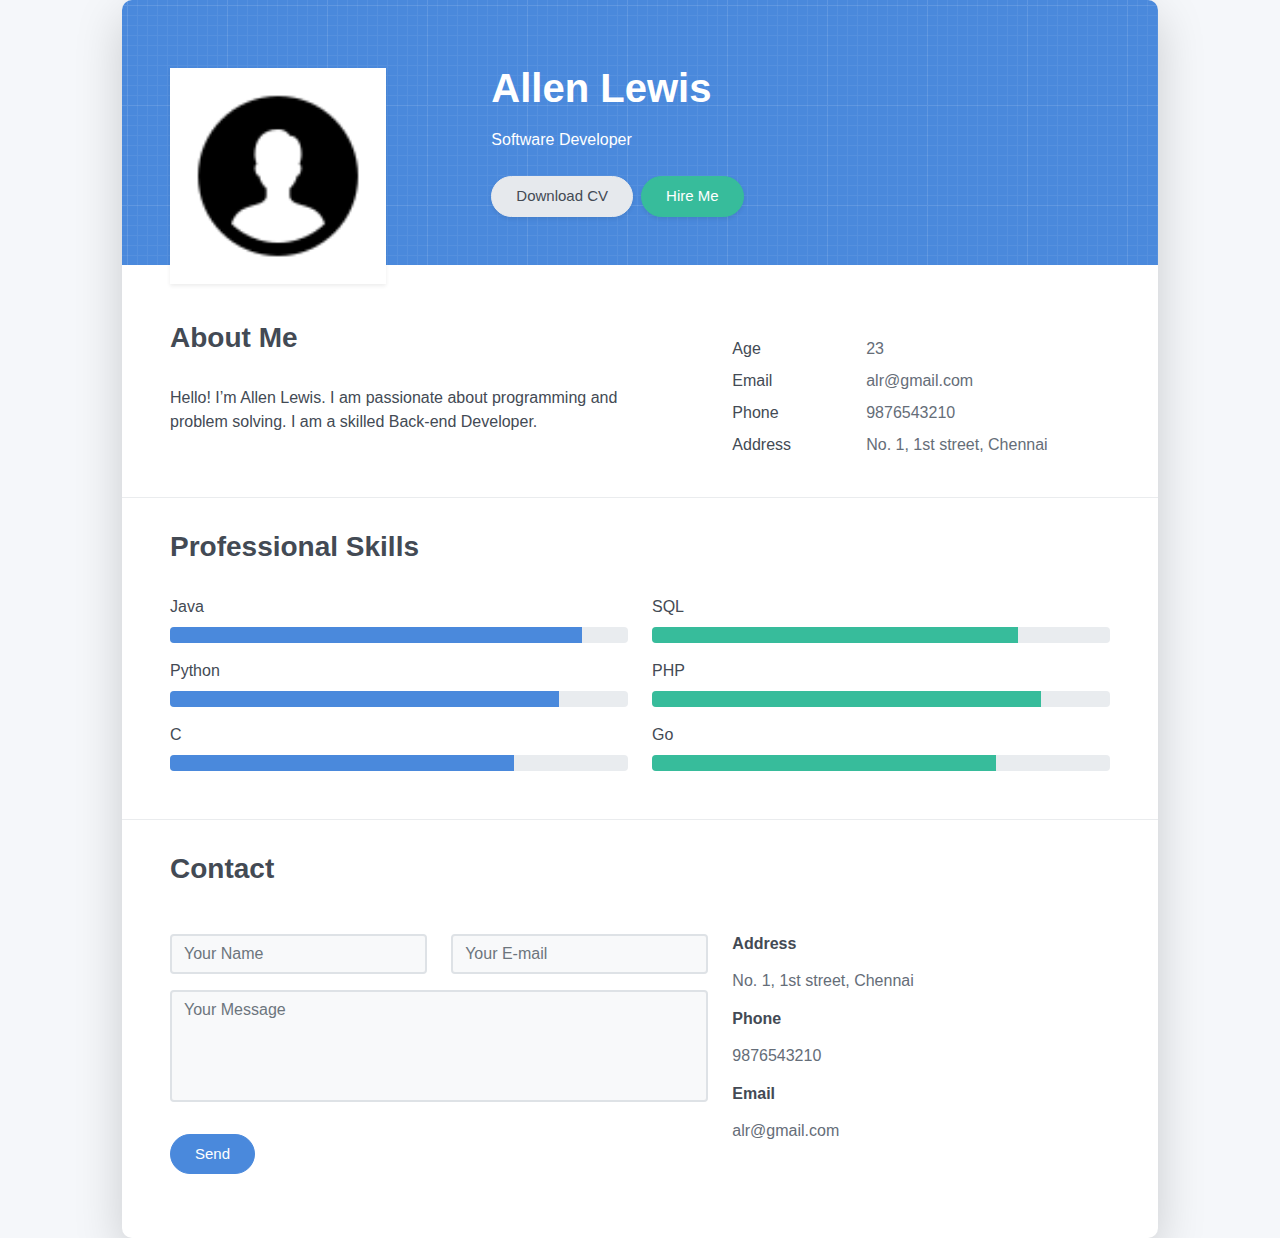
<file: Assessments/M1 Lead/Assignment 1/about.html>
<!DOCTYPE html>
<html lang="en-US"><head><meta http-equiv="Content-Type" content="text/html; charset=UTF-8">
    <meta name="viewport" content="width=device-width, initial-scale=1">
    <title>About</title>
    <link href="./bootstrap.min.css" rel="stylesheet">
    <link href="./main.css" rel="stylesheet">
  </head>
  <body id="top" data-aos-easing="ease" data-aos-duration="1000" data-aos-delay="0">
    <div class="page-content">
      <div class="container">
<div class="cover shadow-lg bg-white">
  <div class="cover-bg p-3 p-lg-4 text-white">
    <div class="row">
      <div class="col-lg-4 col-md-5">
        <div class="avatar hover-effect bg-white shadow-sm p-1"><img src="./avatar.png" width="200" height="200"></div>
      </div>
      <div class="col-lg-8 col-md-7 text-center text-md-start">
        <h2 class="h1 mt-2 aos-init aos-animate" data-aos="fade-left" data-aos-delay="0">Allen Lewis</h2>
        <p data-aos="fade-left" data-aos-delay="100" class="aos-init aos-animate">Software Developer</p>
        <div class="d-print-none aos-init aos-animate" data-aos="fade-left" data-aos-delay="200"><a class="btn btn-light text-dark shadow-sm mt-1 me-1" href="file:///Users/allenlewis/Downloads/right-resume_free_1-2-0/right-resume.pdf" target="_blank">Download CV</a><a class="btn btn-success shadow-sm mt-1" href="file:///Users/allenlewis/Downloads/right-resume_free_1-2-0/index.html#contact">Hire Me</a></div>
      </div>
    </div>
  </div>
  <div class="about-section pt-4 px-3 px-lg-4 mt-1">
    <div class="row">
      <div class="col-md-6">
        <h2 class="h3 mb-3">About Me</h2>
        <p>Hello! I’m Allen Lewis. I am passionate about programming and problem solving. I am a skilled Back-end Developer.</p>
      </div>
      <div class="col-md-5 offset-md-1">
        <div class="row mt-2">
          <div class="col-sm-4">
            <div class="pb-1">Age</div>
          </div>
          <div class="col-sm-8">
            <div class="pb-1 text-secondary">23</div>
          </div>
          <div class="col-sm-4">
            <div class="pb-1">Email</div>
          </div>
          <div class="col-sm-8">
            <div class="pb-1 text-secondary">alr@gmail.com</div>
          </div>
          <div class="col-sm-4">
            <div class="pb-1">Phone</div>
          </div>
          <div class="col-sm-8">
            <div class="pb-1 text-secondary">9876543210</div>
          </div>
          <div class="col-sm-4">
            <div class="pb-1">Address</div>
          </div>
          <div class="col-sm-8">
            <div class="pb-1 text-secondary">No. 1, 1st street, Chennai</div>
          </div>
        </div>
      </div>
    </div>
  </div>
  <hr class="d-print-none">
  <div class="skills-section px-3 px-lg-4">
    <h2 class="h3 mb-3">Professional Skills</h2>
    <div class="row">
      <div class="col-md-6">
        <div class="mb-2"><span>Java</span>
          <div class="progress my-1">
            <div class="progress-bar bg-primary aos-init aos-animate" role="progressbar" data-aos="zoom-in-right" data-aos-delay="100" data-aos-anchor=".skills-section" style="width: 90%" aria-valuenow="90" aria-valuemin="0" aria-valuemax="100"></div>
          </div>
        </div>
        <div class="mb-2"><span>Python</span>
          <div class="progress my-1">
            <div class="progress-bar bg-primary aos-init aos-animate" role="progressbar" data-aos="zoom-in-right" data-aos-delay="200" data-aos-anchor=".skills-section" style="width: 85%" aria-valuenow="85" aria-valuemin="0" aria-valuemax="100"></div>
          </div>
        </div>
        <div class="mb-2"><span>C</span>
          <div class="progress my-1">
            <div class="progress-bar bg-primary aos-init aos-animate" role="progressbar" data-aos="zoom-in-right" data-aos-delay="300" data-aos-anchor=".skills-section" style="width: 75%" aria-valuenow="75" aria-valuemin="0" aria-valuemax="100"></div>
          </div>
        </div>
      </div>
      <div class="col-md-6">
        <div class="mb-2"><span>SQL</span>
          <div class="progress my-1">
            <div class="progress-bar bg-success aos-init aos-animate" role="progressbar" data-aos="zoom-in-right" data-aos-delay="400" data-aos-anchor=".skills-section" style="width: 80%" aria-valuenow="90" aria-valuemin="0" aria-valuemax="100"></div>
          </div>
        </div>
        <div class="mb-2"><span>PHP</span>
          <div class="progress my-1">
            <div class="progress-bar bg-success aos-init aos-animate" role="progressbar" data-aos="zoom-in-right" data-aos-delay="500" data-aos-anchor=".skills-section" style="width: 85%" aria-valuenow="85" aria-valuemin="0" aria-valuemax="100"></div>
          </div>
        </div>
        <div class="mb-2"><span>Go</span>
          <div class="progress my-1">
            <div class="progress-bar bg-success aos-init aos-animate" role="progressbar" data-aos="zoom-in-right" data-aos-delay="600" data-aos-anchor=".skills-section" style="width: 75%" aria-valuenow="75" aria-valuemin="0" aria-valuemax="100"></div>
          </div>
        </div>
      </div>
    </div>
  </div>
  <hr class="d-print-none">
  
  
  <div class="page-break"></div>
  
  
  <div class="contant-section px-3 px-lg-4 pb-4" id="contact">
    <h2 class="h3 text mb-3">Contact</h2>
    <div class="row">
      <div class="col-md-7 d-print-none">
        <div class="my-2"><form action="https://formspree.io/your@email.com" method="POST">
  <div class="row">
    <div class="col-6">
      <input class="form-control" type="text" id="name" name="name" placeholder="Your Name" required="">
    </div>
    <div class="col-6">
      <input class="form-control" type="email" id="email" name="_replyto" placeholder="Your E-mail" required="">
    </div>
  </div>
  <div class="form-group my-2">
    <textarea class="form-control" style="resize: none;" id="message" name="message" rows="4" placeholder="Your Message" required=""></textarea>
  </div>
  <button class="btn btn-primary mt-2" type="submit">Send</button>
</form>
        </div>
      </div>
      <div class="col">
        <div class="mt-2">
          <h3 class="h6">Address</h3>
          <div class="pb-2 text-secondary">No. 1, 1st street, Chennai</div>
          <h3 class="h6">Phone</h3>
          <div class="pb-2 text-secondary">9876543210</div>
          <h3 class="h6">Email</h3>
          <div class="pb-2 text-secondary">alr@gmail.com</div>
        </div>
      </div>
      <div class="col d-none d-print-block">
        <div class="mt-2">
          <div>
            <div class="mb-2">
              <div class="text-dark"><i class="fab fa-twitter mr-1"></i><span>https://twitter.com/templateflip</span>
              </div>
            </div>
            <div class="mb-2">
              <div class="text-dark"><i class="fab fa-facebook mr-1"></i><span>https://www.facebook.com/templateflip</span>
              </div>
            </div>
            <div class="mb-2">
              <div class="text-dark"><i class="fab fa-instagram mr-1"></i><span>https://www.instagram.com/templateflip</span>
              </div>
            </div>
            <div class="mb-2">
              </div>
            </div>
          </div>
        </div>
      </div>
    </div>
  </div>
</div></div>
    </div>
</body></html>
</file>
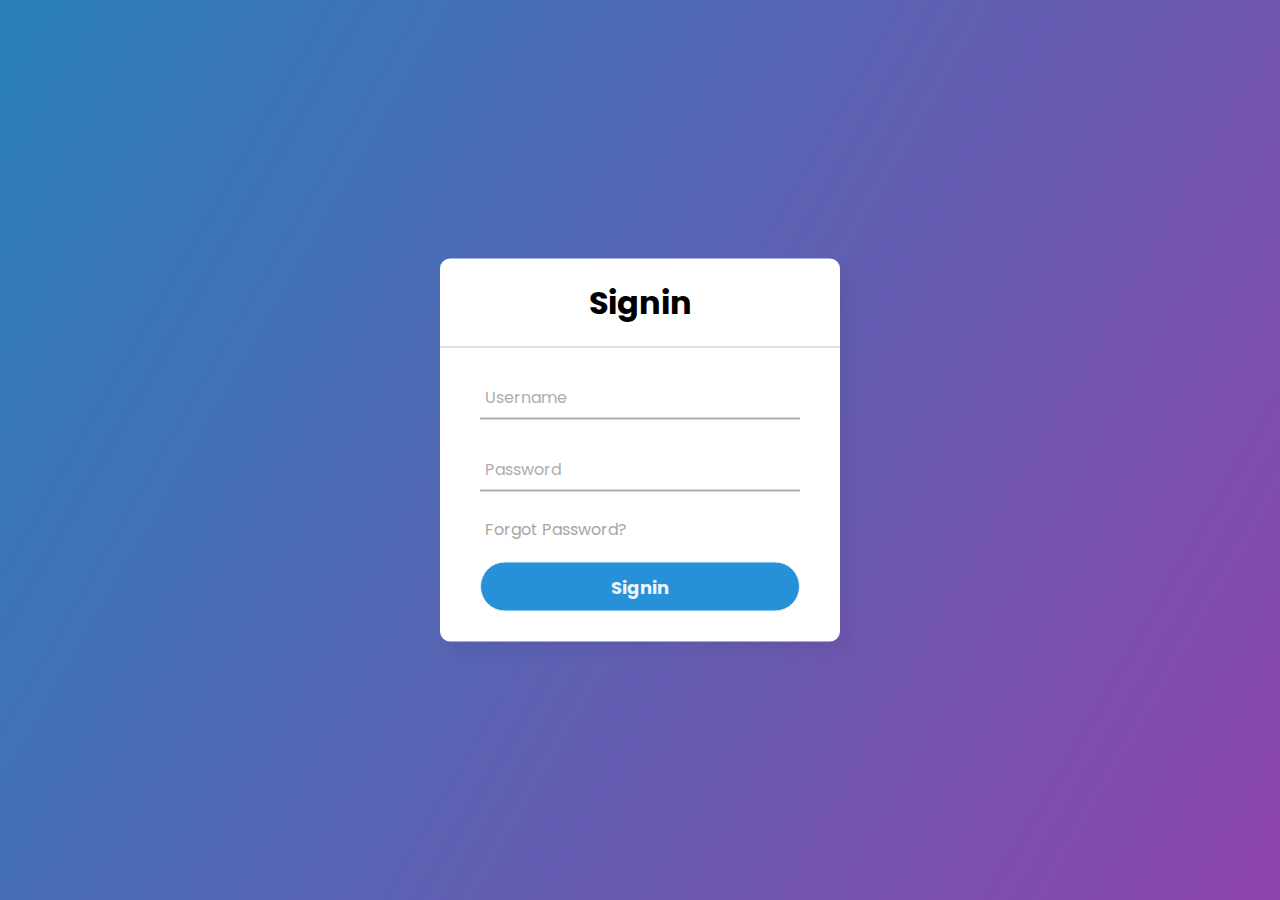
<file: Assessments/M1 Lead/Assignment 2/signin.html>
<!DOCTYPE html>
<html lang="en" dir="ltr">
  <head>
    <meta charset="utf-8">
    <title>Animated Login Form | CodingNepal</title>
    
  </head>
  <body>
    <style>
    @import url('https://fonts.googleapis.com/css2?family=Noto+Sans:wght@700&family=Poppins:wght@400;500;600&display=swap');
*{
  margin: 0;
  padding: 0;
  box-sizing: border-box;
  font-family: "Poppins", sans-serif;
}
body{
  margin: 0;
  padding: 0;
  background: linear-gradient(120deg,#2980b9, #8e44ad);
  height: 100vh;
  overflow: hidden;
}
.center{
  position: absolute;
  top: 50%;
  left: 50%;
  transform: translate(-50%, -50%);
  width: 400px;
  background: white;
  border-radius: 10px;
  box-shadow: 10px 10px 15px rgba(0,0,0,0.05);
}
.center h1{
  text-align: center;
  padding: 20px 0;
  border-bottom: 1px solid silver;
}
.center form{
  padding: 0 40px;
  box-sizing: border-box;
}
form .txt_field{
  position: relative;
  border-bottom: 2px solid #adadad;
  margin: 30px 0;
}
.txt_field input{
  width: 100%;
  padding: 0 5px;
  height: 40px;
  font-size: 16px;
  border: none;
  background: none;
  outline: none;
}
.txt_field label{
  position: absolute;
  top: 50%;
  left: 5px;
  color: #adadad;
  transform: translateY(-50%);
  font-size: 16px;
  pointer-events: none;
  transition: .5s;
}
.txt_field span::before{
  content: '';
  position: absolute;
  top: 40px;
  left: 0;
  width: 0%;
  height: 2px;
  background: #2691d9;
  transition: .5s;
}
.txt_field input:focus ~ label,
.txt_field input:valid ~ label{
  top: -5px;
  color: #2691d9;
}
.txt_field input:focus ~ span::before,
.txt_field input:valid ~ span::before{
  width: 100%;
}
.pass{
  margin: -5px 0 20px 5px;
  color: #a6a6a6;
  cursor: pointer;
}
.pass:hover{
  text-decoration: underline;
}
input[type="submit"]{
  width: 100%;
  height: 50px;
  border: 1px solid;
  background: #2691d9;
  border-radius: 25px;
  font-size: 18px;
  color: #e9f4fb;
  font-weight: 700;
  cursor: pointer;
  outline: none;
}
input[type="submit"]:hover{
  border-color: #2691d9;
  transition: .5s;
}
.signup_link{
  margin: 30px 0;
  text-align: center;
  font-size: 16px;
  color: #666666;
}
.signup_link a{
  color: #2691d9;
  text-decoration: none;
}
.signup_link a:hover{
  text-decoration: underline;
}

</style>

    <div class="center">
      <h1>Signin</h1>
      <form method="post">
        <div class="txt_field">
          <input type="text" required>
          <span></span>
          <label>Username</label>
        </div>
        <div class="txt_field">
          <input type="password" required>
          <span></span>
          <label>Password</label>
        </div>
        <div class="pass">Forgot Password?</div>
        <input type="submit" value="Signin">
        <div class="signup_link">
        </div>
      </form>
    </div>
</body>
</html
</file>
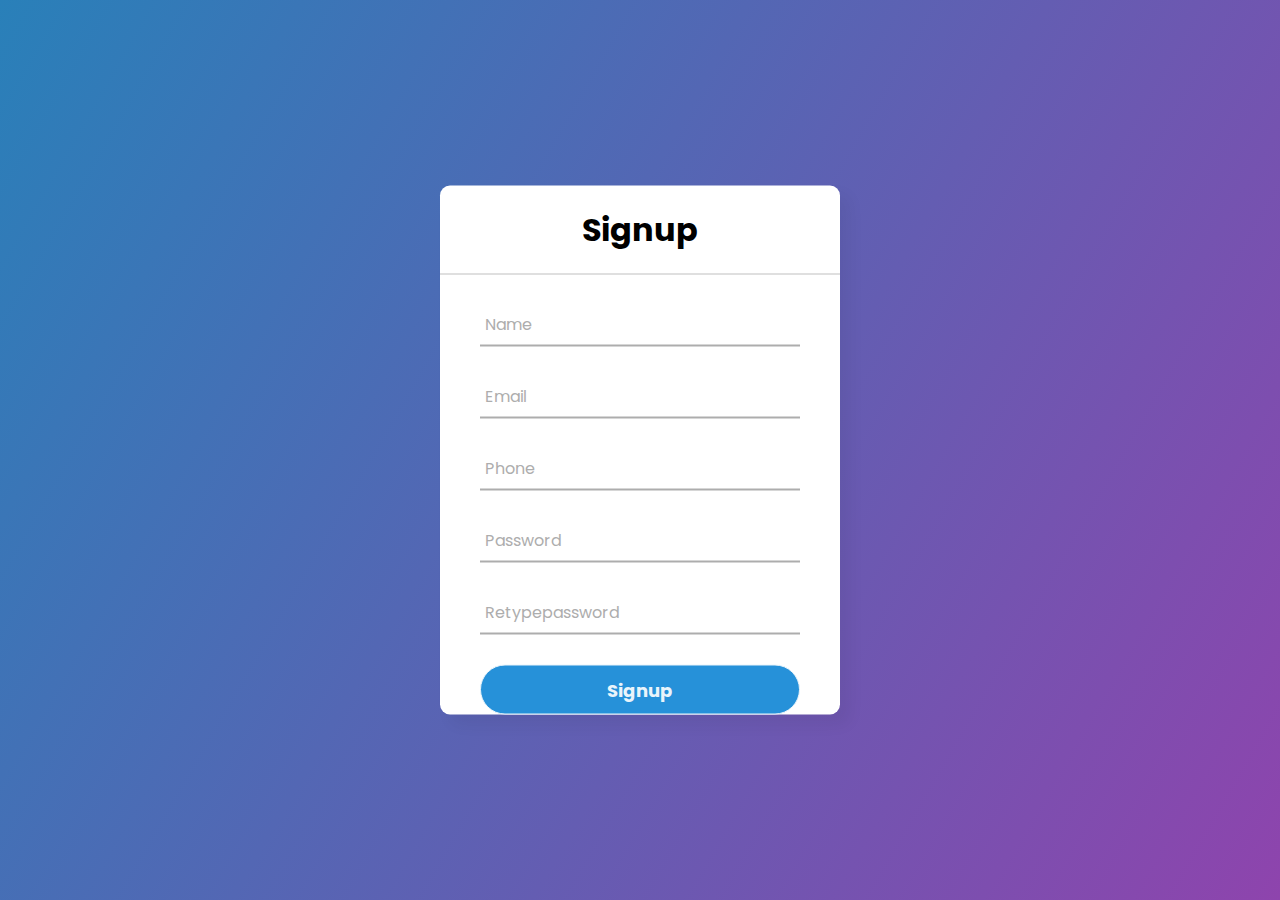
<file: Assessments/M1 Lead/Assignment 2/signup.html>
<!DOCTYPE html>
<html lang="en" dir="ltr">
  <head>
    <meta charset="utf-8">
    <title>Animated Login Form | CodingNepal</title>
    
  </head>
  <body>
    <style>
    @import url('https://fonts.googleapis.com/css2?family=Noto+Sans:wght@700&family=Poppins:wght@400;500;600&display=swap');
*{
  margin: 0;
  padding: 0;
  box-sizing: border-box;
  font-family: "Poppins", sans-serif;
}
body{
  margin: 0;
  padding: 0;
  background: linear-gradient(120deg,#2980b9, #8e44ad);
  height: 100vh;
  overflow: hidden;
}
.center{
  position: absolute;
  top: 50%;
  left: 50%;
  transform: translate(-50%, -50%);
  width: 400px;
  background: white;
  border-radius: 10px;
  box-shadow: 10px 10px 15px rgba(0,0,0,0.05);
}
.center h1{
  text-align: center;
  padding: 20px 0;
  border-bottom: 1px solid silver;
}
.center form{
  padding: 0 40px;
  box-sizing: border-box;
}
form .txt_field{
  position: relative;
  border-bottom: 2px solid #adadad;
  margin: 30px 0;
}
.txt_field input{
  width: 100%;
  padding: 0 5px;
  height: 40px;
  font-size: 16px;
  border: none;
  background: none;
  outline: none;
}
.txt_field label{
  position: absolute;
  top: 50%;
  left: 5px;
  color: #adadad;
  transform: translateY(-50%);
  font-size: 16px;
  pointer-events: none;
  transition: .5s;
}
.txt_field span::before{
  content: '';
  position: absolute;
  top: 40px;
  left: 0;
  width: 0%;
  height: 2px;
  background: #2691d9;
  transition: .5s;
}
.txt_field input:focus ~ label,
.txt_field input:valid ~ label{
  top: -5px;
  color: #2691d9;
}
.txt_field input:focus ~ span::before,
.txt_field input:valid ~ span::before{
  width: 100%;
}
.pass{
  margin: -5px 0 20px 5px;
  color: #a6a6a6;
  cursor: pointer;
}
.pass:hover{
  text-decoration: underline;
}
input[type="submit"]{
  width: 100%;
  height: 50px;
  border: 1px solid;
  background: #2691d9;
  border-radius: 25px;
  font-size: 18px;
  color: #e9f4fb;
  font-weight: 700;
  cursor: pointer;
  outline: none;
}
input[type="submit"]:hover{
  border-color: #2691d9;
  transition: .5s;
}
.signup_link{
  margin: 30px 0;
  text-align: center;
  font-size: 16px;
  color: #666666;
}
.signup_link a{
  color: #2691d9;
  text-decoration: none;
}
.signup_link a:hover{
  text-decoration: underline;
}

</style>

    <div class="center">
      <h1>Signup</h1>
      <form method="post">
        <div class="txt_field">
          <input type="text" required>
          <span></span>
          <label>Name</label>
        </div>
        <div class="txt_field">
            <input type="text" required>
            <span></span>
            <label>Email</label>
        </div>
        <div>
            <div class="txt_field">
                <input type="Phone" required>
                <span></span>
                <label>Phone</label>
            </div>
        <div class="txt_field">
          <input type="password" required>
          <span></span>
          <label>Password</label>
        </div>
        <div>
            <div class="txt_field">
            <input type="retypepassword" required>
            <span></span>
            <label>Retypepassword</label>   
        </div>
        <input type="submit" value="Signup">
        </div>
      </form>
    </div>

  </body>
</html>
</file>
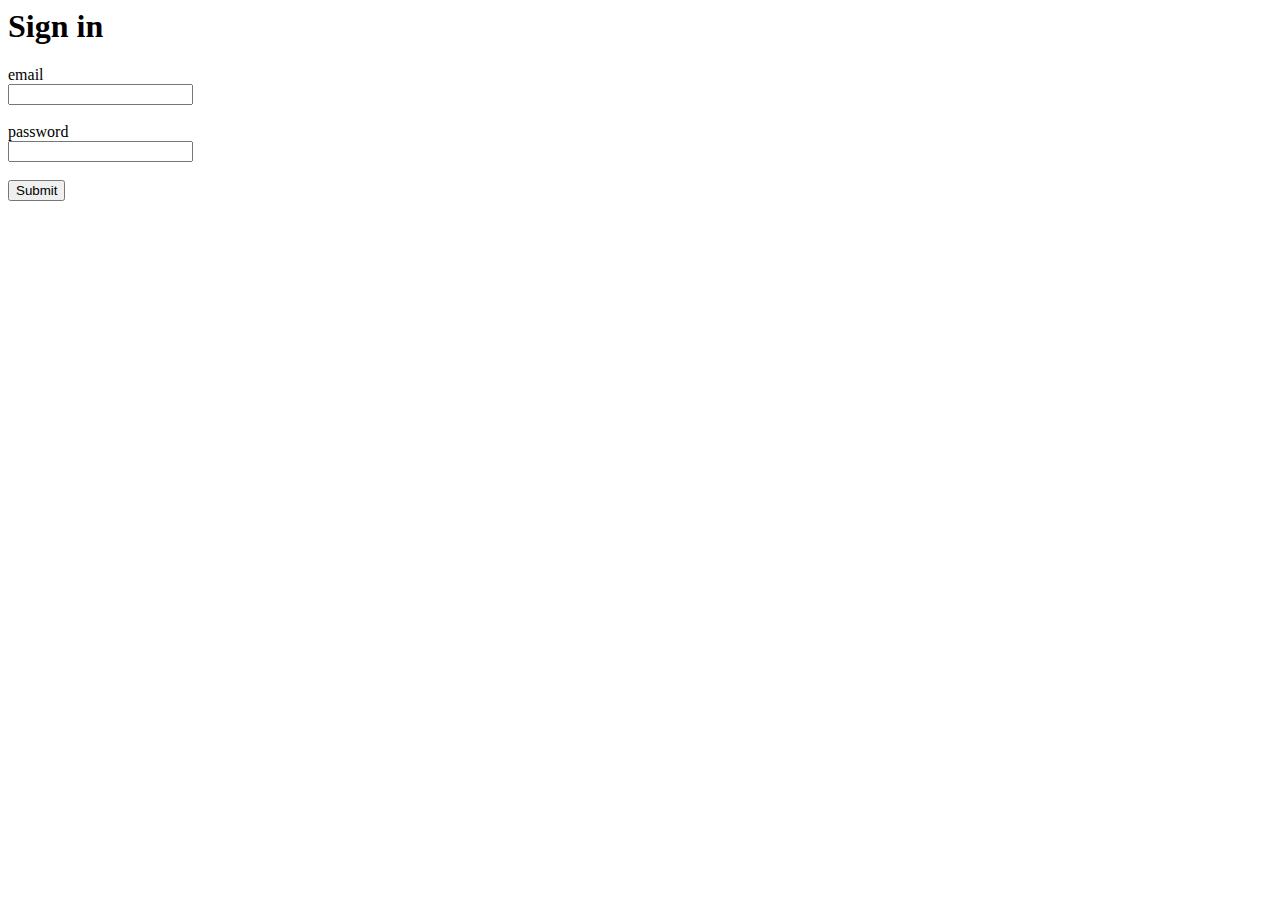
<file: Assessments/M1 Lead/Assignment 3/Assignment3.html>
<html>
<h1> Sign in </h1>
<form action="/signin" method="POST">
<label> email </label><br>
<input type="email" name="EMAIL"><br><br>
<label> password</label><br>
<input type="password" name="PASSWORD"><br><br>
<INPUT TYPE ='SUBMIT'>
</form>
<script>
  window.watsonAssistantChatOptions = {
    integrationID: "02ad30ca-0cfe-4281-9a0e-577731bc7928", // The ID of this integration.
    region: "jp-tok", // The region your integration is hosted in.
    serviceInstanceID: "9ff16a21-31fe-4820-811d-2290807b13dd", // The ID of your service instance.
    onLoad: function(instance) { instance.render(); }
  };
  setTimeout(function(){
    const t=document.createElement('script');
    t.src="https://web-chat.global.assistant.watson.appdomain.cloud/versions/" + (window.watsonAssistantChatOptions.clientVersion || 'latest') + "/WatsonAssistantChatEntry.js";
    document.head.appendChild(t);
  });
</script>
</html>
</file>
<file: Assessments/M1 Lead/Assignment 1/main.css>
/* Buttons */
/* Inputs */
/* Timeline custom component */
.timeline {
  border-left: 2px solid #E6E9ED;
  padding: 1rem 0; }

.timeline-card {
  position: relative;
  margin-left: 31px;
  border-left: 2px solid;
  margin-bottom: 2rem; }

.timeline-card:last-child {
  margin-bottom: 1rem; }

.timeline-card:before {
  content: '';
  display: inline-block;
  position: absolute;
  background-color: #fff;
  border-radius: 10px;
  width: 12px;
  height: 12px;
  top: 20px;
  left: -41px;
  border: 2px solid;
  z-index: 2; }

.timeline-card:after {
  content: '';
  display: inline-block;
  position: absolute;
  background-color: currentColor;
  width: 29px;
  height: 2px;
  top: 25px;
  left: -29px;
  z-index: 1; }

.timeline-card-primary {
  border-left-color: #4A89DC; }

.timeline-card-primary:before {
  border-color: #4A89DC; }

.timeline-card-primary:after {
  background-color: #4A89DC; }

.timeline-card-success {
  border-left-color: #37BC9B; }

.timeline-card-success:before {
  border-color: #37BC9B; }

.timeline-card-success:after {
  background-color: #37BC9B; }

html {
  scroll-behavior: smooth; }

.site-title {
  font-size: 1.25rem;
  line-height: 2.5rem; }

.nav-link {
  padding: 0;
  font-size: 1.25rem;
  line-height: 2.5rem;
  color: rgba(0, 0, 0, 0.5); }

.nav-link:hover,
.nav-link:focus,
.active .nav-link {
  color: rgba(0, 0, 0, 0.8); }

.nav-item + .nav-item {
  margin-left: 1rem; }

.cover {
  border-radius: 10px; }

.cover-bg {
  background-color: #4A89DC;
  background-image: url("data:image/svg+xml,%3Csvg xmlns='http://www.w3.org/2000/svg' width='100' height='100' viewBox='0 0 100 100'%3E%3Cg fill-rule='evenodd'%3E%3Cg fill='%23ffffff' fill-opacity='0.12'%3E%3Cpath opacity='.5' d='M96 [base64] 0v-9h-9v9h9zm-10 0v-9h-9v9h9zm-10 0v-9h-9v9h9zm-10 0v-9h-9v9h9zm-10 0v-9h-9v9h9zm-10 0v-9h-9v9h9zm-10 0v-9h-9v9h9zm-10 0v-9h-9v9h9zm-9-10h9v-9h-9v9zm10 0h9v-9h-9v9zm10 0h9v-9h-9v9zm10 0h9v-9h-9v9zm10 0h9v-9h-9v9zm10 0h9v-9h-9v9zm10 0h9v-9h-9v9zm10 0h9v-9h-9v9zm9-10v-9h-9v9h9zm-10 0v-9h-9v9h9zm-10 0v-9h-9v9h9zm-10 0v-9h-9v9h9zm-10 0v-9h-9v9h9zm-10 0v-9h-9v9h9zm-10 0v-9h-9v9h9zm-10 0v-9h-9v9h9zm-9-10h9v-9h-9v9zm10 0h9v-9h-9v9zm10 0h9v-9h-9v9zm10 0h9v-9h-9v9zm10 0h9v-9h-9v9zm10 0h9v-9h-9v9zm10 0h9v-9h-9v9zm10 0h9v-9h-9v9zm9-10v-9h-9v9h9zm-10 0v-9h-9v9h9zm-10 0v-9h-9v9h9zm-10 0v-9h-9v9h9zm-10 0v-9h-9v9h9zm-10 0v-9h-9v9h9zm-10 0v-9h-9v9h9zm-10 0v-9h-9v9h9zm-9-10h9v-9h-9v9zm10 0h9v-9h-9v9zm10 0h9v-9h-9v9zm10 0h9v-9h-9v9zm10 0h9v-9h-9v9zm10 0h9v-9h-9v9zm10 0h9v-9h-9v9zm10 0h9v-9h-9v9zm9-10v-9h-9v9h9zm-10 0v-9h-9v9h9zm-10 0v-9h-9v9h9zm-10 0v-9h-9v9h9zm-10 0v-9h-9v9h9zm-10 0v-9h-9v9h9zm-10 0v-9h-9v9h9zm-10 0v-9h-9v9h9zm-9-10h9v-9h-9v9zm10 0h9v-9h-9v9zm10 0h9v-9h-9v9zm10 0h9v-9h-9v9zm10 0h9v-9h-9v9zm10 0h9v-9h-9v9zm10 0h9v-9h-9v9zm10 0h9v-9h-9v9z'/%3E%3Cpath d='M6 5V0H5v5H0v1h5v94h1V6h94V5H6z'/%3E%3C/g%3E%3C/g%3E%3C/svg%3E");
  border-radius: 10px 10px 0 0; }

.avatar {
  max-width: 216px;
  max-height: 216px;
  margin-top: 20px;
  text-align: center;
  margin-left: auto;
  margin-right: auto; }

.avatar img {
  /* Safari 6.0 - 9.0 */
  filter: grayscale(100%); }

footer a:not(.nav-link) {
  color: inherit;
  border-bottom: 1px dashed;
  text-decoration: none;
  cursor: pointer; }

@media (min-width: 48em) {
  .site-title {
    float: left; }
  .site-nav {
    float: right; }
  .avatar {
    margin-bottom: -80px;
    margin-left: 0; } }

@media print {
  body {
    background-color: #fff; }
  .container {
    width: auto;
    max-width: 100%;
    padding: 0; }
  .cover, .cover-bg {
    border-radius: 0; }
  .cover.shadow-lg {
    box-shadow: none !important; }
  .cover-bg {
    padding: 5rem !important;
    padding-bottom: 10px !important; }
  .avatar {
    margin-top: -10px; }
  .about-section {
    padding: 6.5rem 5rem 2rem !important; }
  .skills-section,
  .work-experience-section,
  .education-section,
  .contant-section {
    padding: 1.5rem 5rem 2rem !important; }
  .page-break {
    padding-top: 5rem;
    page-break-before: always; } }
</file>
